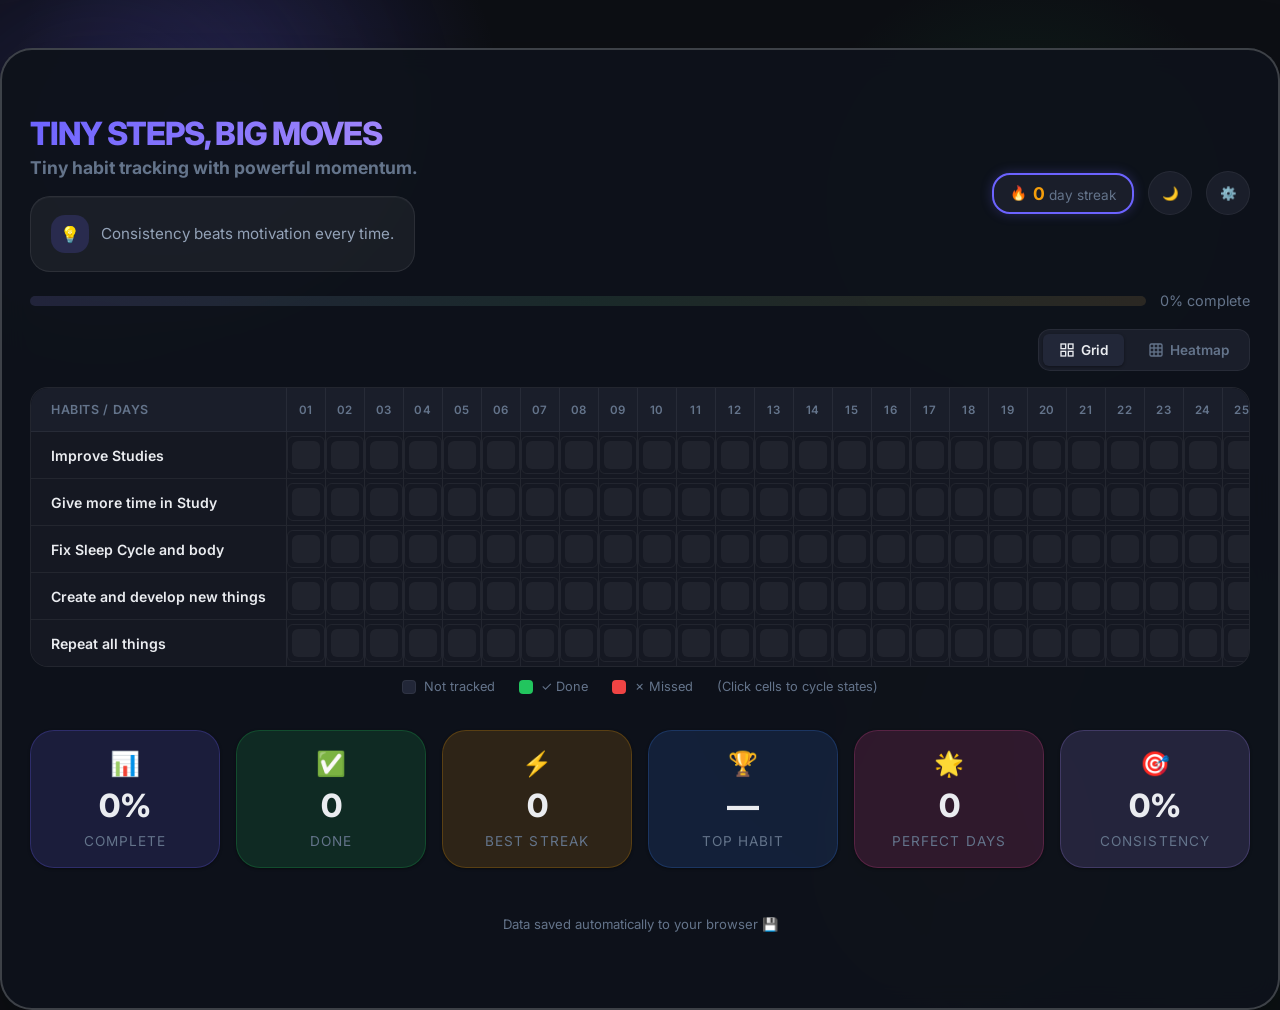
<file: habit-tracker/index.html>
<!DOCTYPE html>
<html lang="en" data-theme="dark">
<head>
  <meta charset="UTF-8" />
  <meta name="viewport" content="width=device-width, initial-scale=1.0" />
  <meta name="description" content="Tiny Steps, Big Moves — A beautiful 30-day habit tracker with analytics, heatmaps, and celebration animations." />
  <title>Tiny Steps, Big Moves — Habit Tracker</title>
  <link rel="preconnect" href="https://fonts.googleapis.com" />
  <link rel="preconnect" href="https://fonts.gstatic.com" crossorigin />
  <link href="https://fonts.googleapis.com/css2?family=Inter:wght@300;400;500;600;700;800;900&family=JetBrains+Mono:wght@400;700&display=swap" rel="stylesheet" />
  <link rel="stylesheet" href="style.css?v=2" />
</head>
<body>
  <!-- Confetti Canvas -->
  <canvas id="confetti-canvas"></canvas>

  <!-- Ambient Orbs -->
  <div class="orb orb-1"></div>
  <div class="orb orb-2"></div>
  <div class="orb orb-3"></div>
  <div class="orb orb-4"></div>

  <div class="app-container">
    <header id="app-header">
      <div class="header-content">
        <div class="header-left">
          <h1 id="app-title"><u>TINY STEPS, BIG MOVES</u></h1>
          <p class="subtitle"><b>Tiny habit tracking with powerful momentum.</b></p>
          <div class="daily-quote" id="daily-quote">
            <span class="quote-icon">💡</span>
            <span class="quote-text" id="quote-text">Loading inspiration...</span>
          </div>
        </div>
        <div class="header-right">
          <div class="streak-badge" id="streak-badge">
            <span class="streak-flame">🔥</span>
            <div class="streak-info">
              <span class="streak-count" id="streak-count">0</span>
              <span class="streak-label">day streak</span>
            </div>
          </div>
          <button class="btn-icon-pill" id="btn-theme" title="Toggle Theme" aria-label="Toggle Theme">
            <span id="theme-icon">🌙</span>
          </button>
          <button class="btn-icon-pill" id="btn-settings" title="Settings" aria-label="Open Settings">
            <span>⚙️</span>
          </button>
        </div>
      </div>

      <div class="progress-wrapper">
        <div class="progress-bar">
          <div class="progress-fill" id="progress-fill"></div>
          <div class="progress-glow" id="progress-glow"></div>
        </div>
        <div class="progress-text" id="progress-text">0% complete</div>
      </div>
    </header>

    <main id="tracker-main">
      <!-- View Toggle -->
      <div class="view-controls">
        <div class="view-toggle" id="view-toggle">
          <button class="view-btn active" data-view="grid" id="btn-view-grid">
            <svg width="16" height="16" viewBox="0 0 24 24" fill="none" stroke="currentColor" stroke-width="2"><rect x="3" y="3" width="7" height="7"/><rect x="14" y="3" width="7" height="7"/><rect x="3" y="14" width="7" height="7"/><rect x="14" y="14" width="7" height="7"/></svg>
            Grid
          </button>
          <button class="view-btn" data-view="heatmap" id="btn-view-heatmap">
            <svg width="16" height="16" viewBox="0 0 24 24" fill="none" stroke="currentColor" stroke-width="2"><rect x="3" y="3" width="18" height="18" rx="2"/><line x1="3" y1="9" x2="21" y2="9"/><line x1="3" y1="15" x2="21" y2="15"/><line x1="9" y1="3" x2="9" y2="21"/><line x1="15" y1="3" x2="15" y2="21"/></svg>
            Heatmap
          </button>
        </div>
      </div>

      <!-- Grid View -->
      <div class="tracker-scroll" id="grid-view">
        <table class="tracker-table" id="tracker-table"></table>
      </div>

      <!-- Heatmap View -->
      <div class="heatmap-container" id="heatmap-view" style="display:none;">
        <div id="heatmap-content"></div>
      </div>

      <div class="legend-bar" id="legend-bar">
        <span class="legend-item"><span class="legend-dot legend-dot--blank"></span> Not tracked</span>
        <span class="legend-item"><span class="legend-dot legend-dot--done"></span> ✓ Done</span>
        <span class="legend-item"><span class="legend-dot legend-dot--missed"></span> ✗ Missed</span>
        <span class="legend-item legend-info">(Click cells to cycle states)</span>
      </div>

      <!-- Stats Panel -->
      <div class="stats-bar" id="stats-bar">
        <div class="stat-card stat-card--accent">
          <span class="stat-icon">📊</span>
          <span class="stat-value" id="progress-pct">0%</span>
          <span class="stat-label">complete</span>
        </div>
        <div class="stat-card stat-card--success">
          <span class="stat-icon">✅</span>
          <span class="stat-value" id="done-count">0</span>
          <span class="stat-label">done</span>
        </div>
        <div class="stat-card stat-card--warning">
          <span class="stat-icon">⚡</span>
          <span class="stat-value" id="longest-streak">0</span>
          <span class="stat-label">best streak</span>
        </div>
        <div class="stat-card stat-card--info">
          <span class="stat-icon">🏆</span>
          <span class="stat-value" id="best-habit">—</span>
          <span class="stat-label">top habit</span>
        </div>
        <div class="stat-card stat-card--perfect">
          <span class="stat-icon">🌟</span>
          <span class="stat-value" id="perfect-days">0</span>
          <span class="stat-label">perfect days</span>
        </div>
        <div class="stat-card stat-card--purple">
          <span class="stat-icon">🎯</span>
          <span class="stat-value" id="consistency-score">0%</span>
          <span class="stat-label">consistency</span>
        </div>
      </div>
    </main>

    <footer id="app-footer">
      <p>Data saved automatically to your browser 💾</p>
    </footer>
  </div>

  <!-- Settings Modal -->
  <div class="modal-overlay" id="settings-overlay">
    <div class="modal" id="settings-modal">
      <div class="modal-header">
        <h2>⚙️ Settings</h2>
        <button class="modal-close" id="btn-close-settings" aria-label="Close Settings">✕</button>
      </div>
      <div class="modal-body">
        <div class="settings-section">
          <label class="settings-label">Your Habits</label>
          <p class="settings-hint">Edit, add, or remove habits. Changes apply after saving.</p>
          <div id="habits-editor"></div>
          <button class="btn-secondary" id="btn-add-habit">+ Add Habit</button>
        </div>

        <div class="settings-section">
          <label class="settings-label" for="input-total-days">Total Days</label>
          <p class="settings-hint">Number of days to track (7–90).</p>
          <input type="number" id="input-total-days" class="settings-input" min="7" max="90" value="30" />
        </div>

        <div class="settings-section">
          <label class="settings-label">Customize Background</label>
          <p class="settings-hint">Pick a page background and accent color.</p>
          <div class="color-grid">
            <label class="color-field">
              <span>Page background</span>
              <input type="color" id="input-bg-primary" value="#0d0f14" />
            </label>
            <label class="color-field">
              <span>Accent color</span>
              <input type="color" id="input-accent" value="#6c63ff" />
            </label>
          </div>
        </div>
          <div class="settings-section">
            <label class="settings-label">Monthly History</label>
            <div id="monthly-history-list" class="history-list">
              <!-- Populated from JS -->
            </div>
          </div>

        <div class="settings-section">
          <label class="settings-label">Data Management</label>
          <div class="settings-actions-row">
            <button class="btn-secondary" id="btn-save-month">🗓️ Save Month</button>
            <button class="btn-secondary" id="btn-export">📦 Export</button>
            <label class="btn-secondary" for="file-import">📂 Import</label>
            <input type="file" id="file-import" accept=".json" hidden />
            <button class="btn-danger" id="btn-reset-streak" title="Reset current streak to 0">🔄 Reset Streak</button>
            <button class="btn-danger" id="btn-reset">🗑️ Reset All</button>
          </div>
        </div>
      </div>
      <div class="modal-footer">
        <button class="btn-primary" id="btn-save-settings">💾 Save Settings</button>
      </div>
    </div>
  </div>

  <!-- <div class="toast" id="toast">
    <span id="toast-icon">✅</span>
    <span id="toast-msg">Saved!</span>
  </div> -->

  <script src="app.js?v=2"></script>
</body>
</html>
</file>
<file: habit-tracker/style.css>
/* ============================================================
   HABIT TRACKER — DESIGN SYSTEM
   ============================================================ */

:root {
  /* Palette */
  --bg-primary: #0d0f14;
  --bg-secondary: #151822;
  --bg-card: #1a1e2a;
  --bg-elevated: #222738;

  --accent: #6c63ff;
  --accent-glow: rgba(108, 99, 255, 0.35);
  --accent-hover: #7f78ff;
  --success: #22c55e;
  --success-soft: rgba(34, 197, 94, 0.15);
  --danger: #ef4444;
  --danger-soft: rgba(239, 68, 68, 0.15);
  --warning: #f59e0b;

  --text-primary: #eaecf0;
  --text-secondary: #94a3b8;
  --text-muted: #64748b;

  --border: rgba(255, 255, 255, 0.06);
  --border-focus: rgba(108, 99, 255, 0.5);

  --radius-sm: 6px;
  --radius-md: 12px;
  --radius-lg: 18px;
  --radius-xl: 24px;

  --shadow-sm: 0 1px 3px rgba(0, 0, 0, 0.4);
  --shadow-lg: 0 8px 32px rgba(0, 0, 0, 0.6);
  --shadow-glow: 0 0 40px var(--accent-glow);

  --bg-container: rgba(14, 18, 27, 0.95);
  --border-container: rgba(255, 255, 255, 0.07);
  --shadow-container: 0 35px 80px rgba(0, 0, 0, 0.35);
  --title-gradient: linear-gradient(135deg, #6c63ff, #a78bfa, #22c55e);

  --font-sans: 'Inter', -apple-system, BlinkMacSystemFont, sans-serif;
  --font-mono: 'JetBrains Mono', 'Fira Code', monospace;

  --transition-fast: 150ms cubic-bezier(0.4, 0, 0.2, 1);
  --transition-med: 300ms cubic-bezier(0.4, 0, 0.2, 1);
  --transition-slow: 500ms cubic-bezier(0.4, 0, 0.2, 1);
}

[data-theme="light"] {
  /* Clean, crisp standard Day Mode */
  --bg-primary: #f8fafc;
  --bg-secondary: #f1f5f9;
  --bg-card: #ffffff;
  --bg-elevated: #e2e8f0;

  --accent: #6c63ff;
  --accent-glow: rgba(108, 99, 255, 0.25);
  --accent-hover: #5753d9;
  --success: #22c55e;
  --success-soft: rgba(34, 197, 94, 0.15);
  --danger: #ef4444;
  --danger-soft: rgba(239, 68, 68, 0.15);
  --warning: #f59e0b;

  --text-primary: #0f172a;
  --text-secondary: #334155;
  --text-muted: #64748b;

  --border: rgba(0, 0, 0, 0.12);
  --border-focus: rgba(108, 99, 255, 0.4);

  --shadow-sm: 0 1px 3px rgba(0, 0, 0, 0.05);
  --shadow-md: 0 4px 16px rgba(0, 0, 0, 0.05);
  --shadow-lg: 0 8px 32px rgba(0, 0, 0, 0.05);

  --bg-container: rgba(255, 255, 255, 0.95);
  --border-container: rgba(0, 0, 0, 0.12);
  --shadow-container: 0 35px 80px rgba(0, 0, 0, 0.12);
  --title-gradient: linear-gradient(135deg, #6c63ff, #a78bfa, #22c55e);
}

/* ============================================================
   RESET & BASE
   ============================================================ */
*,
*::before,
*::after {
  box-sizing: border-box;
  margin: 0;
  padding: 0;
}

html {
  font-size: 16px;
  scroll-behavior: smooth;
  -webkit-font-smoothing: antialiased;
}

body {
  font-family: var(--font-sans);
  background: radial-gradient(circle at 20% 10%, rgba(108, 99, 255, 0.18), transparent 18%),
    radial-gradient(circle at 80% 20%, rgba(34, 197, 94, 0.12), transparent 18%),
    radial-gradient(circle at 75% 85%, rgba(245, 158, 11, 0.14), transparent 14%),
    var(--bg-primary);
  color: var(--text-primary);
  min-height: 100vh;
  overflow-x: hidden;
  transition: background var(--transition-med), color var(--transition-med);
}

*:focus-visible {
  outline: 2px solid var(--border-focus);
  outline-offset: 3px;
}

#confetti-canvas {
  position: fixed;
  inset: 0;
  z-index: 0;
  pointer-events: none;
  opacity: 0.3;
  mix-blend-mode: screen;
}

::selection {
  background: var(--accent);
  color: #fff;
}

/* ============================================================
   AMBIENT BACKGROUND ORBS
   ============================================================ */
.orb {
  position: fixed;
  border-radius: 50%;
  filter: blur(100px);
  opacity: 0.3;
  pointer-events: none;
  z-index: 0;
  will-change: transform;
  animation: orbFloat 20s ease-in-out infinite alternate;
}

.orb-1 {
  width: 500px;
  height: 500px;
  background: radial-gradient(circle, #6c63ff 0%, transparent 70%);
  top: -100px;
  left: -150px;
}

.orb-2 {
  width: 400px;
  height: 400px;
  background: radial-gradient(circle, #22c55e 0%, transparent 70%);
  bottom: -80px;
  right: -100px;
  animation-delay: -7s;
}

.orb-3 {
  width: 350px;
  height: 350px;
  background: radial-gradient(circle, #f59e0b 0%, transparent 70%);
  top: 50%;
  left: 60%;
  animation-delay: -14s;
  opacity: 0.15;
}

@keyframes orbFloat {
  0% {
    transform: translate(0, 0) scale(1);
  }

  50% {
    transform: translate(30px, -20px) scale(1.05);
  }

  100% {
    transform: translate(-20px, 30px) scale(0.95);
  }
}

/* ============================================================
   APP CONTAINER
   ============================================================ */
:root {
  /* Existing variables ... */
  --outer-border: rgba(255, 255, 255, 0.2);
}

[data-theme="light"] {
  /* Existing variables ... */
  --outer-border: rgba(0, 0, 0, 0.6);
}

/* Update app container border */
.app-container {
  position: relative;
  z-index: 1;
  max-width: 1400px;
  margin: 48px auto 0;
  padding: 32px 28px 36px;
  background: var(--bg-container);
  border: 2px solid var(--outer-border);
  border-radius: 32px;
  box-shadow: var(--shadow-container);
  backdrop-filter: blur(14px);
  transition: background var(--transition-med), border var(--transition-med), box-shadow var(--transition-med);
}

.stat-card,
.modal,
.tracker-scroll,
.header-content {
  transition: background var(--transition-med), border var(--transition-med), box-shadow var(--transition-med);
}

/* ============================================================
   HEADER
   ============================================================ */
#app-header {
  padding: 32px 0 20px;
}

.header-content {
  display: flex;
  align-items: center;
  justify-content: space-between;
  flex-wrap: wrap;
  gap: 16px;
  margin-bottom: 20px;
}

.header-left {}

#app-title {
  font-size: 2rem;
  font-weight: 800;
  letter-spacing: -0.03em;
  background: var(--title-gradient);
  background-size: 200% 200%;
  -webkit-background-clip: text;
  -webkit-text-fill-color: transparent;
  background-clip: text;
  animation: gradientShift 6s ease infinite;
}

@keyframes gradientShift {

  0%,
  100% {
    background-position: 0% 50%;
  }

  50% {
    background-position: 100% 50%;
  }
}

.subtitle {
  color: var(--text-muted);
  font-size: 1.1rem;
  font-style: normal;
  text-decoration: none;
  margin-top: 4px;
}

.header-right {
  display: flex;
  align-items: center;
  gap: 14px;
}

.daily-quote {
  display: inline-flex;
  align-items: center;
  gap: 12px;
  margin-top: 18px;
  padding: 18px 20px;
  background: rgba(255, 255, 255, 0.05);
  border: 1px solid rgba(255, 255, 255, 0.08);
  border-radius: 20px;
  box-shadow: inset 0 1px 0 rgba(255, 255, 255, 0.03);
  max-width: 620px;
}

.daily-quote .quote-icon {
  width: 38px;
  height: 38px;
  display: grid;
  place-items: center;
  border-radius: 14px;
  background: rgba(108, 99, 255, 0.18);
  color: #fff;
  font-size: 1rem;
  flex-shrink: 0;
}

.daily-quote .quote-text {
  color: var(--text-secondary);
  font-size: 0.95rem;
  line-height: 1.5;
}

.btn-icon-pill {
  width: 44px;
  height: 44px;
  border-radius: 999px;
  border: 1px solid var(--border);
  background: var(--bg-card);
  color: var(--text-secondary);
  display: inline-flex;
  align-items: center;
  justify-content: center;
  cursor: pointer;
  transition: all var(--transition-fast);
}

.btn-icon-pill:hover {
  background: rgba(108, 99, 255, 0.14);
  color: #fff;
  border-color: var(--accent);
  box-shadow: var(--shadow-glow);
  transform: translateY(-1px);
}

/* Streak Badge */
.streak-badge {
  display: inline-flex;
  align-items: center;
  gap: 6px;
  background: var(--bg-card);
  border: 2px solid var(--accent);
  border-radius: var(--radius-lg);
  padding: 8px 16px;
  font-size: 0.85rem;
  box-shadow: 0 0 12px var(--accent-glow);
  transition: transform var(--transition-fast), box-shadow var(--transition-fast);
}

.streak-badge:hover {
  transform: scale(1.05);
  box-shadow: 0 0 20px var(--accent-glow);
}

.streak-state {
  display: block;
  margin-top: 6px;
  font-size: 0.82rem;
  color: var(--text-secondary);
}

.streak-state--frozen {
  color: #80dfff;
}

.streak-icon {
  font-size: 1.2rem;
}

.streak-count {
  font-weight: 700;
  color: var(--warning);
  font-size: 1.1rem;
}

.streak-label {
  color: var(--text-muted);
}

.streak-icon {
  font-size: 1.1rem;
}

.streak-count {
  font-weight: 700;
  color: var(--warning);
  font-size: 1.1rem;
}

.streak-label {
  color: var(--text-muted);
}

/* Streak Milestone Animation */
.streak-milestone {
  animation: milestonePulse 1s cubic-bezier(0.4, 0, 0.2, 1) 3;
}

@keyframes milestonePulse {
  0% {
    transform: scale(1);
    box-shadow: 0 0 12px var(--accent-glow);
  }

  50% {
    transform: scale(1.15);
    box-shadow: 0 0 30px var(--warning);
    border-color: var(--warning);
  }

  100% {
    transform: scale(1);
    box-shadow: 0 0 12px var(--accent-glow);
  }
}

/* Progress */
.progress-wrapper {
  display: flex;
  align-items: center;
  gap: 14px;
}

.progress-bar {
  position: relative;
  flex: 1;
  height: 10px;
  background: rgba(255, 255, 255, 0.05);
  border-radius: 100px;
  overflow: hidden;
}

.progress-fill {
  height: 100%;
  width: 0%;
  border-radius: 100px;
  background: linear-gradient(90deg, #6c63ff, #22c55e, #f59e0b);
  box-shadow: 0 0 24px rgba(108, 99, 255, 0.14);
  transition: width var(--transition-slow);
}

.progress-glow {
  position: absolute;
  inset: 0;
  pointer-events: none;
  background: linear-gradient(90deg, rgba(108, 99, 255, 0.25), rgba(34, 197, 94, 0.2), rgba(245, 158, 11, 0.2));
  opacity: 0.4;
  animation: progressPulse 2s infinite alternate ease-in-out;
  transition: opacity var(--transition-fast);
}

@keyframes progressPulse {
  from {
    opacity: 0.3;
  }

  to {
    opacity: 0.7;
  }
}

.progress-bar:hover .progress-glow {
  opacity: 1;
}

.progress-text {
  font-size: 0.9rem;
  color: var(--text-muted);
  white-space: nowrap;
  min-width: 90px;
  text-align: right;
}

/* ============================================================
   BUTTONS
   ============================================================ */
.btn-icon {
  background: var(--bg-card);
  border: 1px solid var(--border);
  border-radius: var(--radius-md);
  color: var(--text-secondary);
  cursor: pointer;
  padding: 10px;
  display: flex;
  align-items: center;
  justify-content: center;
  transition: all var(--transition-fast);
}

.btn-icon:hover {
  background: var(--bg-elevated);
  color: var(--accent);
  border-color: var(--accent);
  box-shadow: var(--shadow-glow);
  transform: rotate(30deg);
}

.btn-primary {
  background: var(--accent);
  color: #fff;
  border: none;
  border-radius: var(--radius-md);
  padding: 12px 28px;
  font-family: var(--font-sans);
  font-weight: 600;
  font-size: 0.95rem;
  cursor: pointer;
  transition: all var(--transition-fast);
}

.btn-primary:hover {
  background: var(--accent-hover);
  box-shadow: var(--shadow-glow);
  transform: translateY(-1px);
}

.btn-secondary {
  background: var(--bg-elevated);
  color: var(--text-secondary);
  border: 1px solid var(--border);
  border-radius: var(--radius-sm);
  padding: 10px 18px;
  font-family: var(--font-sans);
  font-weight: 500;
  font-size: 0.85rem;
  cursor: pointer;
  display: inline-flex;
  align-items: center;
  gap: 8px;
  transition: all var(--transition-fast);
}

.btn-secondary:hover {
  background: var(--bg-card);
  color: var(--text-primary);
  border-color: var(--accent);
}

.btn-danger {
  background: var(--danger-soft);
  color: var(--danger);
  border: 1px solid rgba(239, 68, 68, 0.2);
  border-radius: var(--radius-sm);
  padding: 10px 18px;
  font-family: var(--font-sans);
  font-weight: 500;
  font-size: 0.85rem;
  cursor: pointer;
  display: inline-flex;
  align-items: center;
  gap: 8px;
  transition: all var(--transition-fast);
}

.btn-danger:hover {
  background: var(--danger);
  color: #fff;
}

/* Button Active States (Micro-animations) */
.btn-icon-pill:active,
.btn-icon:active,
.btn-primary:active,
.btn-secondary:active,
.btn-danger:active,
.view-btn:active {
  transform: scale(0.92);
}

/* ============================================================
   LEGEND BAR
   ============================================================ */
.legend-bar {
  display: flex;
  gap: 24px;
  padding: 12px 0;
  justify-content: center;
  flex-wrap: wrap;
}

.legend-item {
  display: flex;
  align-items: center;
  gap: 8px;
  font-size: 0.8rem;
  color: var(--text-muted);
}

.legend-dot {
  width: 14px;
  height: 14px;
  border-radius: 4px;
}

.legend-dot--blank {
  background: var(--bg-elevated);
  border: 1px solid var(--border);
}

.legend-dot--done {
  background: var(--success);
}

.legend-dot--missed {
  background: var(--danger);
}

.stats-bar {
  display: grid;
  grid-template-columns: repeat(auto-fit, minmax(150px, 1fr));
  gap: 16px;
  margin-top: 24px;
}

.stat-card {
  background: var(--bg-card);
  border: 1px solid var(--border);
  border-radius: var(--radius-xl);
  padding: 18px 20px;
  display: flex;
  flex-direction: column;
  align-items: center;
  gap: 8px;
  box-shadow: var(--shadow-sm);
  min-height: 120px;
}

.stat-card--accent {
  background: rgba(108, 99, 255, 0.15);
  border-color: rgba(108, 99, 255, 0.24);
}

.stat-card--success {
  background: rgba(34, 197, 94, 0.14);
  border-color: rgba(34, 197, 94, 0.22);
}

.stat-card--warning {
  background: rgba(245, 158, 11, 0.14);
  border-color: rgba(245, 158, 11, 0.22);
}

.stat-card--info {
  background: rgba(59, 130, 246, 0.14);
  border-color: rgba(59, 130, 246, 0.22);
}

.stat-card--purple {
  background: rgba(167, 139, 250, 0.15);
  border-color: rgba(167, 139, 250, 0.22);
}

.stat-card--perfect {
  background: rgba(236, 72, 153, 0.15);
  border-color: rgba(236, 72, 153, 0.22);
}

.stat-icon {
  font-size: 1.5rem;
}

.stat-value {
  font-size: 2rem;
  font-weight: 800;
  color: var(--text-primary);
}

.stat-label {
  color: var(--text-muted);
  font-size: 0.85rem;
  text-transform: uppercase;
  letter-spacing: 0.08em;
}

.view-controls {
  display: flex;
  justify-content: flex-end;
  margin-bottom: 18px;
}

.view-toggle {
  display: inline-flex;
  align-items: center;
  gap: 8px;
  background: var(--bg-card);
  border: 1px solid var(--border);
  border-radius: 999px;
  padding: 6px;
}

.view-btn {
  border: none;
  background: transparent;
  color: var(--text-secondary);
  padding: 12px 18px;
  border-radius: 999px;
  display: inline-flex;
  align-items: center;
  gap: 8px;
  font-weight: 600;
  cursor: pointer;
  transition: all var(--transition-fast);
}

.view-btn:hover,
.view-btn.active {
  color: #fff;
  background: rgba(108, 99, 255, 0.12);
  box-shadow: 0 0 0 1px rgba(255, 255, 255, 0.05);
}

.view-btn.active {
  background: var(--accent);
  box-shadow: var(--shadow-sm);
}

.heatmap-container {
  border: 1px solid var(--border);
  border-radius: var(--radius-lg);
  background: var(--bg-secondary);
  padding: 22px;
  min-height: 220px;
}

.heatmap-container #heatmap-content {
  min-height: 180px;
}

/* ============================================================
   TRACKER TABLE
   ============================================================ */
#tracker-main {
  padding-bottom: 24px;
}

.tracker-scroll {
  overflow-x: auto;
  border-radius: var(--radius-lg);
  border: 1px solid var(--border);
  background: var(--bg-secondary);
  box-shadow: var(--shadow-md);
}

.tracker-table {
  width: 100%;
  border-collapse: separate;
  border-spacing: 0;
  min-width: 800px;
  background: transparent;
}

.tracker-table th,
.tracker-table td {
  padding: 0;
  text-align: center;
  vertical-align: middle;
}

.tracker-table th,
.tracker-table td {
  padding: 0;
  text-align: center;
  vertical-align: middle;
}

/* Corner & Header */
.tracker-table thead th {
  position: sticky;
  top: 0;
  background: var(--bg-card);
  z-index: 2;
  padding: 14px 4px;
  font-size: 0.72rem;
  font-weight: 600;
  color: var(--text-muted);
  text-transform: uppercase;
  letter-spacing: 0.05em;
  border-bottom: 1px solid var(--border);
  backdrop-filter: blur(12px);
}

.tracker-table thead th:first-child {
  text-align: left;
  padding-left: 20px;
  font-size: 0.78rem;
  min-width: 220px;
  position: sticky;
  left: 0;
  z-index: 3;
  background: var(--bg-card);
}

/* Habit Name Cell */
.tracker-table tbody td:first-child {
  text-align: left;
  padding: 14px 20px;
  font-weight: 600;
  font-size: 0.88rem;
  color: var(--text-primary);
  white-space: nowrap;
  position: sticky;
  left: 0;
  background: var(--bg-secondary);
  z-index: 1;
  border-right: 1px solid var(--border);
}

.tracker-table tbody tr {
  transition: background var(--transition-fast);
}

.tracker-table tbody tr:hover td:first-child {
  background: var(--bg-card);
}

.tracker-table tbody tr:not(:last-child) td {
  border-bottom: 1px solid var(--border);
}

.tracker-table tbody td {
  transition: background var(--transition-med);
  border-right: 1px solid var(--border);
}

.tracker-table tbody td:last-child {
  border-right: none;
}

.tracker-table thead th {
  border-right: 1px solid var(--border);
}

.tracker-table thead th:last-child {
  border-right: none;
}

/* Day Cells */
.day-cell {
  width: 38px;
  height: 38px;
  margin: 4px auto;
  border-radius: var(--radius-sm);
  border: 1px solid rgba(255, 255, 255, 0.08);
  cursor: pointer;
  display: flex;
  align-items: center;
  justify-content: center;
  font-family: var(--font-mono);
  font-weight: 700;
  font-size: 0.85rem;
  transition: all var(--transition-fast);
  user-select: none;
  position: relative;
  background: transparent;
}

.day-cell::before {
  content: '';
  position: absolute;
  inset: 4px;
  border-radius: inherit;
  background: rgba(255, 255, 255, 0.04);
  transition: background var(--transition-fast), transform var(--transition-fast), opacity var(--transition-fast);
  z-index: 0;
}

.day-cell>* {
  position: relative;
  z-index: 1;
}

.day-cell--blank {
  border-color: var(--border);
  color: transparent;
}

.day-cell--blank::before {
  background: rgba(255, 255, 255, 0.05);
}

.day-cell--blank:hover {
  border-color: var(--accent);
  transform: scale(1.15);
}

.day-cell--blank:hover::before {
  background: rgba(108, 99, 255, 0.12);
  box-shadow: 0 0 12px var(--accent-glow);
}

.day-cell--done {
  border-color: var(--success);
  color: var(--success);
  animation: cellPop 250ms cubic-bezier(0.34, 1.56, 0.64, 1);
}

.day-cell--done::before {
  background: rgba(34, 197, 94, 0.16);
}

.day-cell--done:hover {
  transform: scale(1.15);
}

.day-cell--done:hover::before {
  background: var(--success);
  opacity: 0.9;
  box-shadow: 0 0 16px rgba(34, 197, 94, 0.4);
  color: #fff;
}

.day-cell--missed {
  border-color: var(--danger);
  color: var(--danger);
  animation: cellPop 250ms cubic-bezier(0.34, 1.56, 0.64, 1);
}

.day-cell--missed::before {
  background: rgba(239, 68, 68, 0.16);
}

.day-cell--missed:hover {
  transform: scale(1.15);
}

.day-cell--missed:hover::before {
  background: var(--danger);
  opacity: 0.9;
  box-shadow: 0 0 16px rgba(239, 68, 68, 0.4);
  color: #fff;
}

@keyframes cellPop {
  0% {
    transform: scale(0.6);
    opacity: 0.5;
  }

  100% {
    transform: scale(1);
    opacity: 1;
  }
}

/* Ripple on click */
.day-cell.ripple::after {
  content: '';
  position: absolute;
  inset: 0;
  border-radius: inherit;
  background: rgba(255, 255, 255, 0.3);
  animation: rippleOut 400ms ease forwards;
}

@keyframes rippleOut {
  to {
    transform: scale(2.5);
    opacity: 0;
  }
}

/* ============================================================
   MODAL (SETTINGS)
   ============================================================ */
.modal-overlay {
  position: fixed;
  inset: 0;
  background: rgba(0, 0, 0, 0.7);
  backdrop-filter: blur(8px);
  display: flex;
  align-items: center;
  justify-content: center;
  z-index: 100;
  opacity: 0;
  pointer-events: none;
}

/* Monthly History Styles */
.history-list {
  display: flex;
  flex-direction: column;
  gap: 8px;
  max-height: 180px;
  overflow-y: auto;
  margin-top: 10px;
  padding-right: 6px;
}

.history-list::-webkit-scrollbar {
  width: 6px;
}

.history-list::-webkit-scrollbar-thumb {
  background: var(--border);
  border-radius: 4px;
}

.history-item {
  background: rgba(255, 255, 255, 0.03);
  border: 1px solid var(--border);
  padding: 12px 16px;
  border-radius: var(--radius-sm);
  display: flex;
  justify-content: space-between;
  align-items: center;
  font-size: 0.85rem;
}

.history-item strong {
  color: var(--accent);
}

.history-item span {
  color: var(--text-secondary);
}

  .modal-overlay {
    transition: opacity var(--transition-med);
  }

  .modal-overlay.open {
    opacity: 1;
    pointer-events: auto;
  }

  .modal {
    background: var(--bg-card);
    border: 1px solid var(--border);
    border-radius: var(--radius-xl);
    width: 90%;
    max-width: 560px;
    max-height: 85vh;
    display: flex;
    flex-direction: column;
    box-shadow: var(--shadow-lg);
    transform: translateY(20px) scale(0.97);
    transition: transform var(--transition-med);
  }

  .modal-overlay.open .modal {
    transform: translateY(0) scale(1);
  }

  .modal-header {
    display: flex;
    align-items: center;
    justify-content: space-between;
    padding: 24px 28px 16px;
    border-bottom: 1px solid var(--border);
  }

  .modal-header h2 {
    font-size: 1.25rem;
    font-weight: 700;
  }

  .modal-close {
    background: transparent;
    border: none;
    padding: 6px;
    display: inline-flex;
    align-items: center;
    justify-content: center;
    width: 40px;
    height: 40px;
    font-size: 1.15rem;
    line-height: 1;
    color: rgba(255, 255, 255, 0.92);
    cursor: pointer;
    border-radius: 8px;
    transition: background var(--transition-fast), color var(--transition-fast), transform var(--transition-fast);
  }

  .modal-close:hover {
    transform: rotate(0deg) !important;
    background: rgba(255, 255, 255, 0.04);
    color: #ffffff;
    box-shadow: 0 4px 18px rgba(0, 0, 0, 0.4);
  }

  .modal-body {
    padding: 24px 28px;
    overflow-y: auto;
    flex: 1;
  }

  .modal-footer {
    padding: 16px 28px 24px;
    border-top: 1px solid var(--border);
    display: flex;
    justify-content: flex-end;
  }

  /* Settings sections */
  .settings-section {
    margin-bottom: 28px;
  }

  .settings-label {
    font-weight: 700;
    font-size: 0.95rem;
    display: block;
    margin-bottom: 4px;
  }

  .settings-hint {
    font-size: 0.8rem;
    color: var(--text-muted);
    margin-bottom: 12px;
  }

  .settings-input {
    width: 100%;
    max-width: 120px;
    padding: 10px 14px;
    background: var(--bg-elevated);
    border: 1px solid var(--border);
    border-radius: var(--radius-sm);
    color: var(--text-primary);
    font-family: var(--font-sans);
    font-size: 0.9rem;
    transition: border-color var(--transition-fast);
  }

  .settings-input:focus {
    outline: none;
    border-color: var(--accent);
    box-shadow: 0 0 0 3px var(--accent-glow);
  }

  /* Habit editor rows */
  .habit-row {
    display: flex;
    align-items: center;
    gap: 8px;
    margin-bottom: 8px;
  }

  .habit-row input[type="text"] {
    flex: 1;
    padding: 10px 14px;
    background: var(--bg-elevated);
    border: 1px solid var(--border);
    border-radius: var(--radius-sm);
    color: var(--text-primary);
    font-family: var(--font-sans);
    font-size: 0.88rem;
    transition: border-color var(--transition-fast);
  }

  .habit-row input[type="text"]:focus {
    outline: none;
    border-color: var(--accent);
    box-shadow: 0 0 0 3px var(--accent-glow);
  }

  .habit-row .btn-remove {
    background: transparent;
    border: none;
    color: var(--text-muted);
    cursor: pointer;
    padding: 6px;
    border-radius: var(--radius-sm);
    transition: all var(--transition-fast);
    display: flex;
  }

  .habit-row .btn-remove:hover {
    color: var(--danger);
    background: var(--danger-soft);
  }

  .settings-actions-row {
    display: flex;
    flex-wrap: wrap;
    gap: 10px;
  }

  /* ============================================================
   TOAST
   ============================================================ */
  .toast {
    position: fixed;
    bottom: 32px;
    left: 50%;
    transform: translateX(-50%) translateY(100px);
    background: var(--bg-card);
    border: 1px solid var(--border);
    border-radius: var(--radius-lg);
    padding: 14px 24px;
    display: flex;
    align-items: center;
    gap: 10px;
    font-size: 0.9rem;
    font-weight: 500;
    box-shadow: var(--shadow-lg);
    z-index: 200;
    opacity: 0;
    transition: all var(--transition-med);
    pointer-events: none;
  }

  .toast.show {
    opacity: 1;
    transform: translateX(-50%) translateY(0);
  }

  /* ============================================================
   FOOTER
   ============================================================ */
  #app-footer {
    text-align: center;
    padding: 24px 0 40px;
    color: var(--text-muted);
    font-size: 0.82rem;
  }

  #app-footer strong {
    color: var(--text-secondary);
  }

  .footer-sub {
    margin-top: 4px;
    opacity: 0.6;
  }

  /* ============================================================
   RESPONSIVE
   ============================================================ */
  @media (max-width: 700px) {
    .app-container {
      padding: 0 12px;
    }

    #app-title {
      font-size: 1.5rem;
    }

    .header-content {
      flex-direction: column;
      align-items: flex-start;
    }

    .header-right {
      width: 100%;
      justify-content: space-between;
    }

    .legend-bar {
      gap: 14px;
    }

    .day-cell {
      width: 32px;
      height: 32px;
      font-size: 0.75rem;
    }

    .tracker-table thead th:first-child {
      min-width: 160px;
    }

    .tracker-table tbody td:first-child {
      font-size: 0.8rem;
      padding: 10px 14px;
    }

    .settings-actions-row {
      flex-direction: column;
    }
  }

  /* ============================================================
   VIEW TOGGLES
   ============================================================ */
  .view-controls {
    display: flex;
    justify-content: flex-end;
    margin-bottom: 16px;
  }

  .view-toggle {
    display: flex;
    background: var(--bg-card);
    border: 1px solid var(--border);
    border-radius: var(--radius-md);
    padding: 4px;
  }

  .view-btn {
    display: flex;
    align-items: center;
    gap: 6px;
    background: transparent;
    color: var(--text-muted);
    border: none;
    border-radius: var(--radius-sm);
    padding: 8px 16px;
    font-family: var(--font-sans);
    font-weight: 600;
    font-size: 0.85rem;
    cursor: pointer;
    transition: all var(--transition-fast);
  }

  .view-btn.active {
    background: var(--bg-elevated);
    color: var(--text-primary);
    box-shadow: var(--shadow-sm);
  }

  /* ============================================================
   HEATMAP
   ============================================================ */
  .heatmap-container {
    background: var(--bg-secondary);
    border: 1px solid var(--border);
    border-radius: var(--radius-lg);
    padding: 24px;
    box-shadow: var(--shadow-md);
    display: flex;
    justify-content: center;
  }

  .heatmap-grid {
    display: flex;
    flex-wrap: wrap;
    gap: 6px;
    max-width: 100%;
  }

  .heatmap-cell {
    width: 20px;
    height: 20px;
    border-radius: 4px;
    background: var(--bg-elevated);
    transition: transform 0.2s ease, box-shadow 0.2s ease;
  }

  .heatmap-cell:hover {
    transform: scale(1.2);
    box-shadow: 0 0 8px rgba(0, 0, 0, 0.5);
    z-index: 10;
  }

  .heatmap-cell--level-1 {
    background: rgba(34, 197, 94, 0.3);
  }

  .heatmap-cell--level-2 {
    background: rgba(34, 197, 94, 0.5);
  }

  .heatmap-cell--level-3 {
    background: rgba(34, 197, 94, 0.7);
  }

  .heatmap-cell--level-4 {
    background: rgba(34, 197, 94, 1);
    box-shadow: 0 0 8px rgba(34, 197, 94, 0.4);
  }

  .heatmap-cell--level-5 {
    background: rgba(108, 99, 255, 1);
    box-shadow: 0 0 8px rgba(108, 99, 255, 0.4);
  }
</file>
